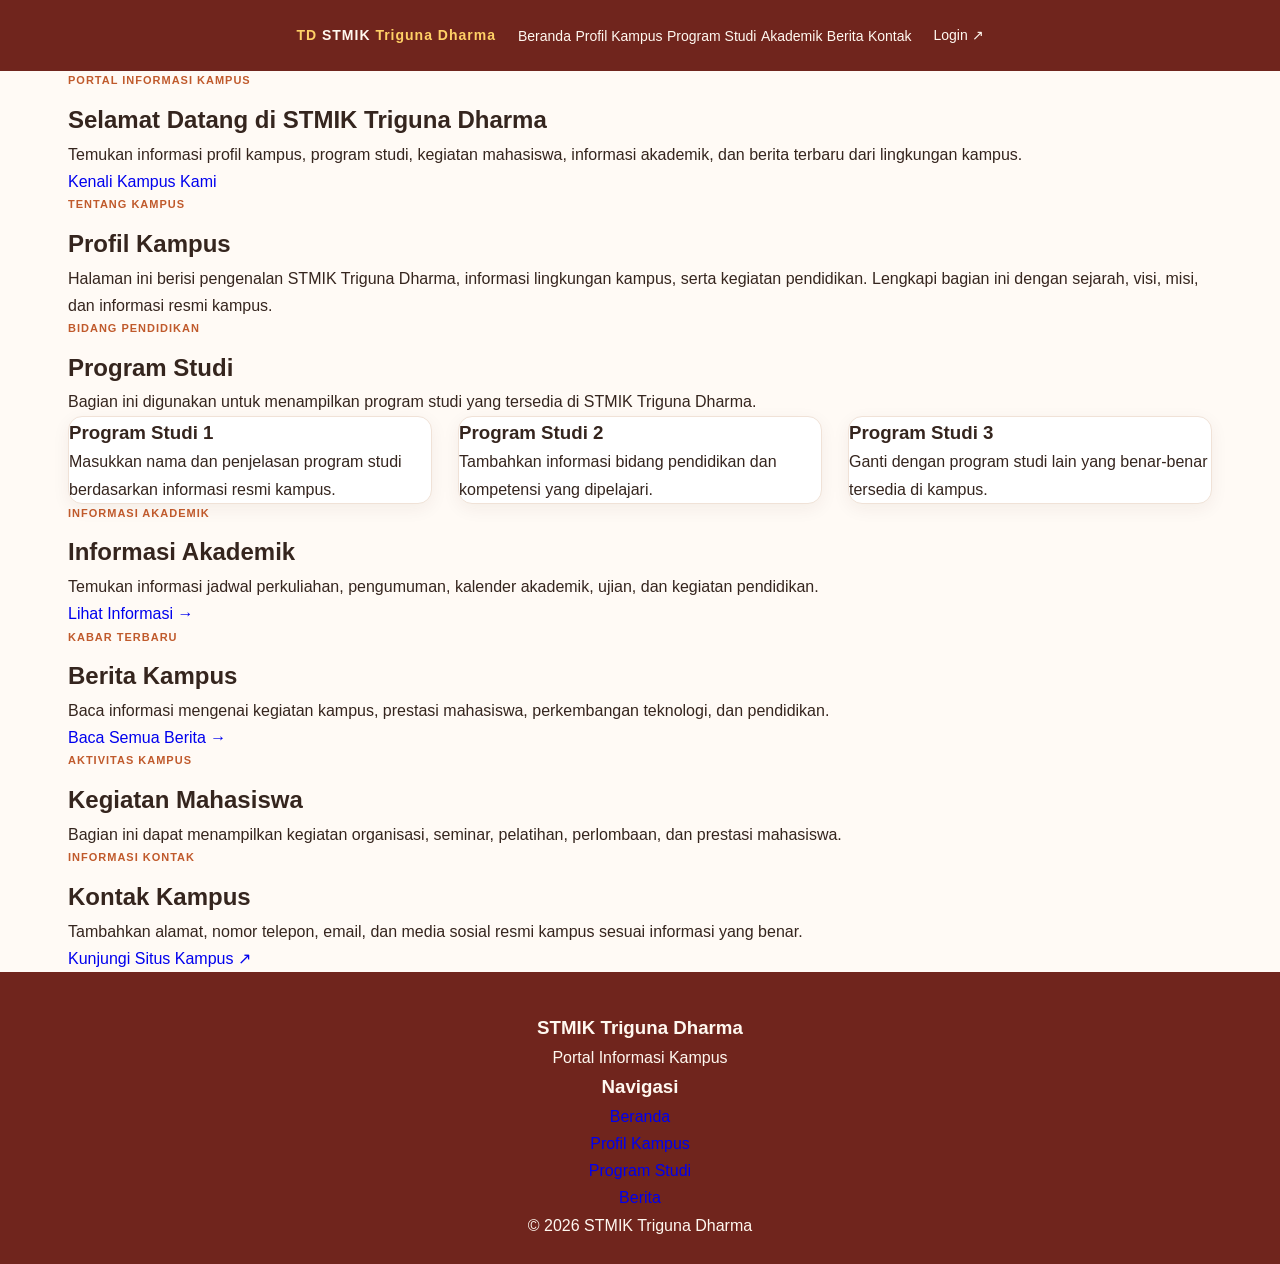
<file: index.html>
<!DOCTYPE html>
<html lang="id">
<head>
    <meta charset="UTF-8">
    <meta name="viewport" content="width=device-width, initial-scale=1.0">

    <title>STMIK Triguna Dharma - Portal Kampus</title>

    <link rel="stylesheet" href="style.css">
</head>
<body>

    <!-- HEADER DAN NAVIGASI -->
    <header class="header">
        <div class="container navbar">

            <!-- LOGO KAMPUS -->
            <a href="index.html" class="logo">
                <span class="logo-icon">TD</span>
                STMIK <span>Triguna Dharma</span>
            </a>

            <!-- MENU NAVIGASI DILETAKKAN DI SINI -->
            <nav>
                <a href="index.html">Beranda</a>
                <a href="#profil">Profil Kampus</a>
                <a href="#program">Program Studi</a>
                <a href="#akademik">Akademik</a>
                <a href="berita.html">Berita</a>
                <a href="#kontak">Kontak</a>
            </nav>

            <!-- TOMBOL LOGIN -->
            <a href="login.html" class="btn-login">Login ↗</a>

        </div>
    </header>

    <!-- ISI WEBSITE -->
    <main>

        <!-- BERANDA -->
        <section class="container hero" id="beranda">
            <p class="category">PORTAL INFORMASI KAMPUS</p>

            <h1>Selamat Datang di STMIK Triguna Dharma</h1>

            <p>
                Temukan informasi profil kampus, program studi,
                kegiatan mahasiswa, informasi akademik, dan
                berita terbaru dari lingkungan kampus.
            </p>

            <a href="#profil" class="btn-login">
                Kenali Kampus Kami
            </a>
        </section>

        <!-- PROFIL KAMPUS -->
        <section class="container info-section" id="profil">
            <p class="category">TENTANG KAMPUS</p>

            <h2>Profil Kampus</h2>

            <p>
                Halaman ini berisi pengenalan STMIK Triguna Dharma,
                informasi lingkungan kampus, serta kegiatan pendidikan.
                Lengkapi bagian ini dengan sejarah, visi, misi, dan
                informasi resmi kampus.
            </p>
        </section>

        <!-- PROGRAM STUDI -->
        <section class="container info-section" id="program">
            <p class="category">BIDANG PENDIDIKAN</p>

            <h2>Program Studi</h2>

            <p>
                Bagian ini digunakan untuk menampilkan program studi
                yang tersedia di STMIK Triguna Dharma.
            </p>

            <div class="news-grid">

                <article class="news-card">
                    <div class="news-content">
                        <h3>Program Studi 1</h3>
                        <p>
                            Masukkan nama dan penjelasan program studi
                            berdasarkan informasi resmi kampus.
                        </p>
                    </div>
                </article>

                <article class="news-card">
                    <div class="news-content">
                        <h3>Program Studi 2</h3>
                        <p>
                            Tambahkan informasi bidang pendidikan
                            dan kompetensi yang dipelajari.
                        </p>
                    </div>
                </article>

                <article class="news-card">
                    <div class="news-content">
                        <h3>Program Studi 3</h3>
                        <p>
                            Ganti dengan program studi lain yang
                            benar-benar tersedia di kampus.
                        </p>
                    </div>
                </article>

            </div>
        </section>

        <!-- AKADEMIK -->
        <section class="container info-section" id="akademik">
            <p class="category">INFORMASI AKADEMIK</p>

            <h2>Informasi Akademik</h2>

            <p>
                Temukan informasi jadwal perkuliahan, pengumuman,
                kalender akademik, ujian, dan kegiatan pendidikan.
            </p>

            <a href="berita.html" class="btn-login">
                Lihat Informasi →
            </a>
        </section>

        <!-- BERITA -->
        <section class="container info-section" id="berita">
            <p class="category">KABAR TERBARU</p>

            <h2>Berita Kampus</h2>

            <p>
                Baca informasi mengenai kegiatan kampus, prestasi
                mahasiswa, perkembangan teknologi, dan pendidikan.
            </p>

            <a href="berita.html" class="btn-login">
                Baca Semua Berita →
            </a>
        </section>

        <!-- KEGIATAN MAHASISWA -->
        <section class="container info-section" id="mahasiswa">
            <p class="category">AKTIVITAS KAMPUS</p>

            <h2>Kegiatan Mahasiswa</h2>

            <p>
                Bagian ini dapat menampilkan kegiatan organisasi,
                seminar, pelatihan, perlombaan, dan prestasi mahasiswa.
            </p>
        </section>

        <!-- KONTAK -->
        <section class="container info-section" id="kontak">
            <p class="category">INFORMASI KONTAK</p>

            <h2>Kontak Kampus</h2>

            <p>
                Tambahkan alamat, nomor telepon, email, dan media
                sosial resmi kampus sesuai informasi yang benar.
            </p>

            <a href="https://trigunadharma.ac.id/"
               target="_blank"
               rel="noopener noreferrer"
               class="btn-login">
                Kunjungi Situs Kampus ↗
            </a>
        </section>

    </main>

    <!-- FOOTER -->
    <footer class="footer">
        <div class="container footer-content">

            <div>
                <h3>STMIK Triguna Dharma</h3>
                <p>Portal Informasi Kampus</p>
            </div>

            <div>
                <h3>Navigasi</h3>
                <p><a href="index.html">Beranda</a></p>
                <p><a href="#profil">Profil Kampus</a></p>
                <p><a href="#program">Program Studi</a></p>
                <p><a href="berita.html">Berita</a></p>
            </div>

        </div>

        <div class="copyright">
            <p>&copy; 2026 STMIK Triguna Dharma</p>
        </div>
    </footer>

</body>
</html>
</file>
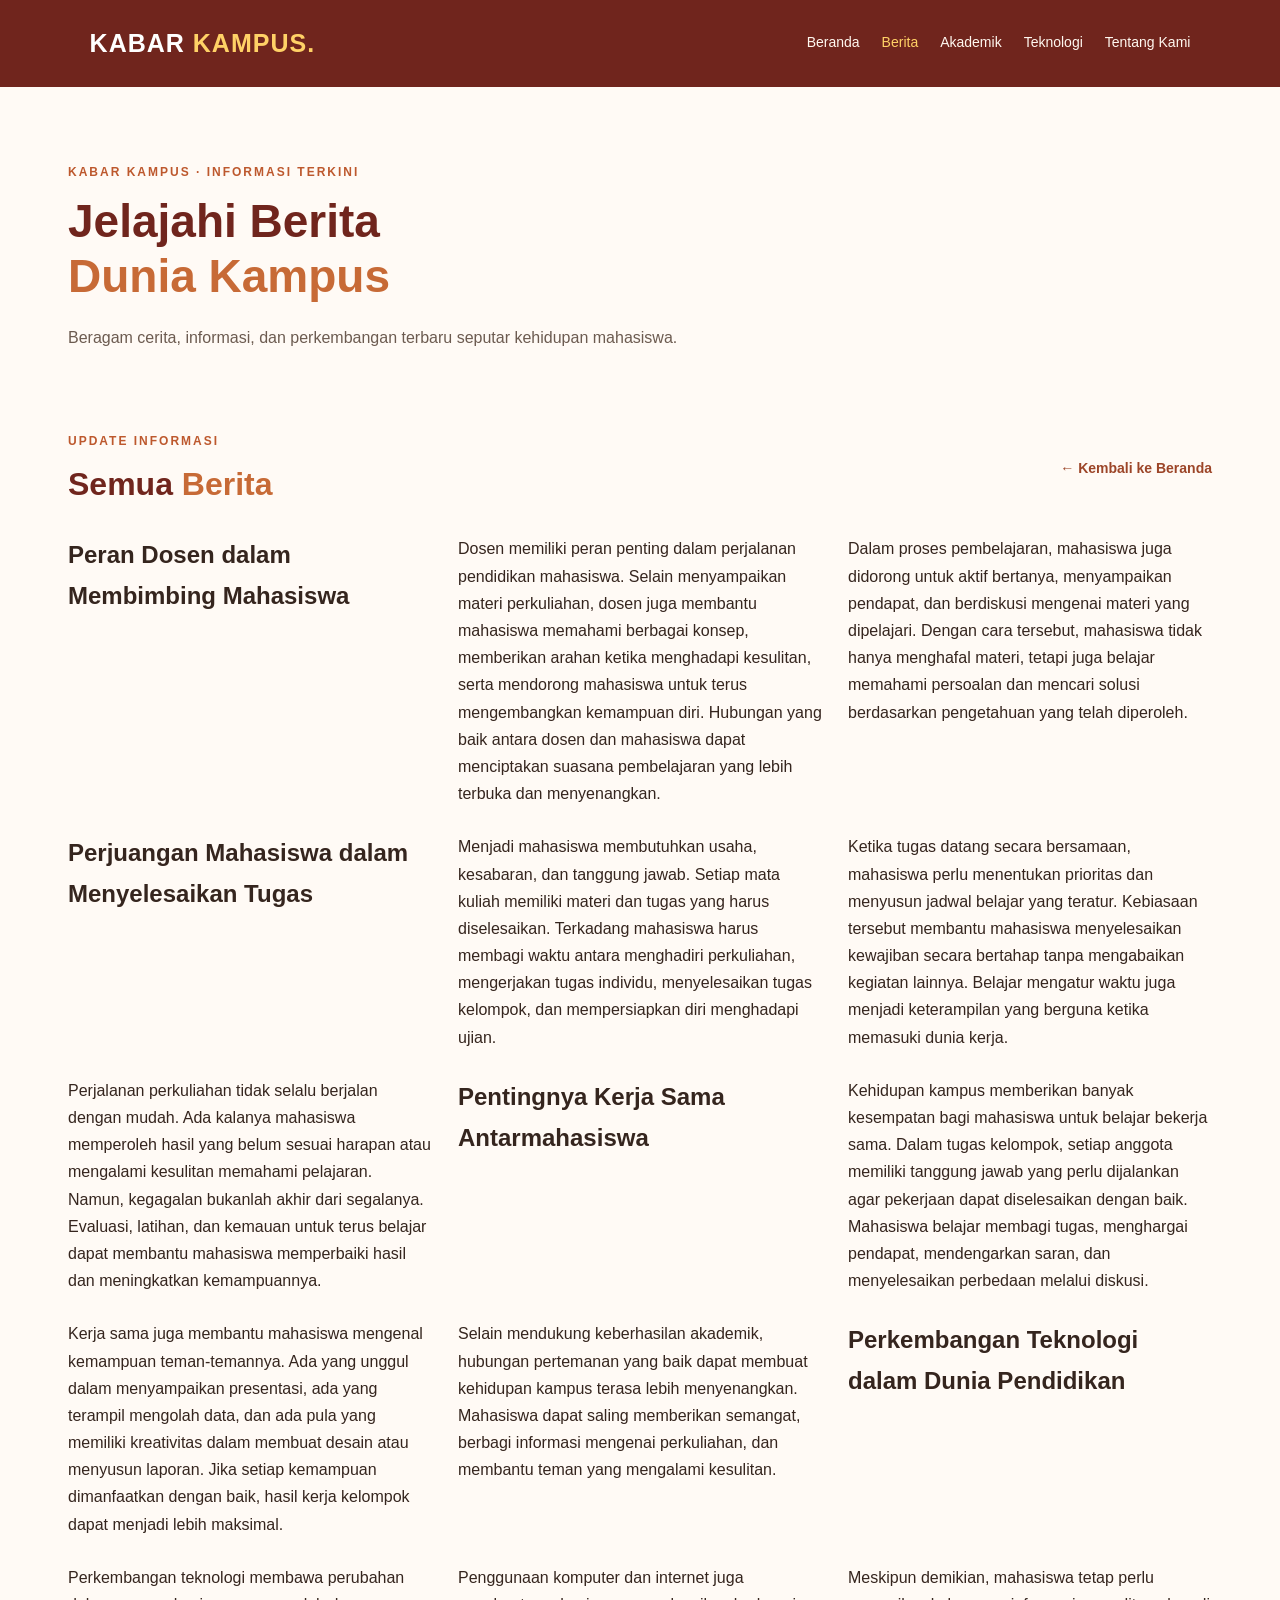
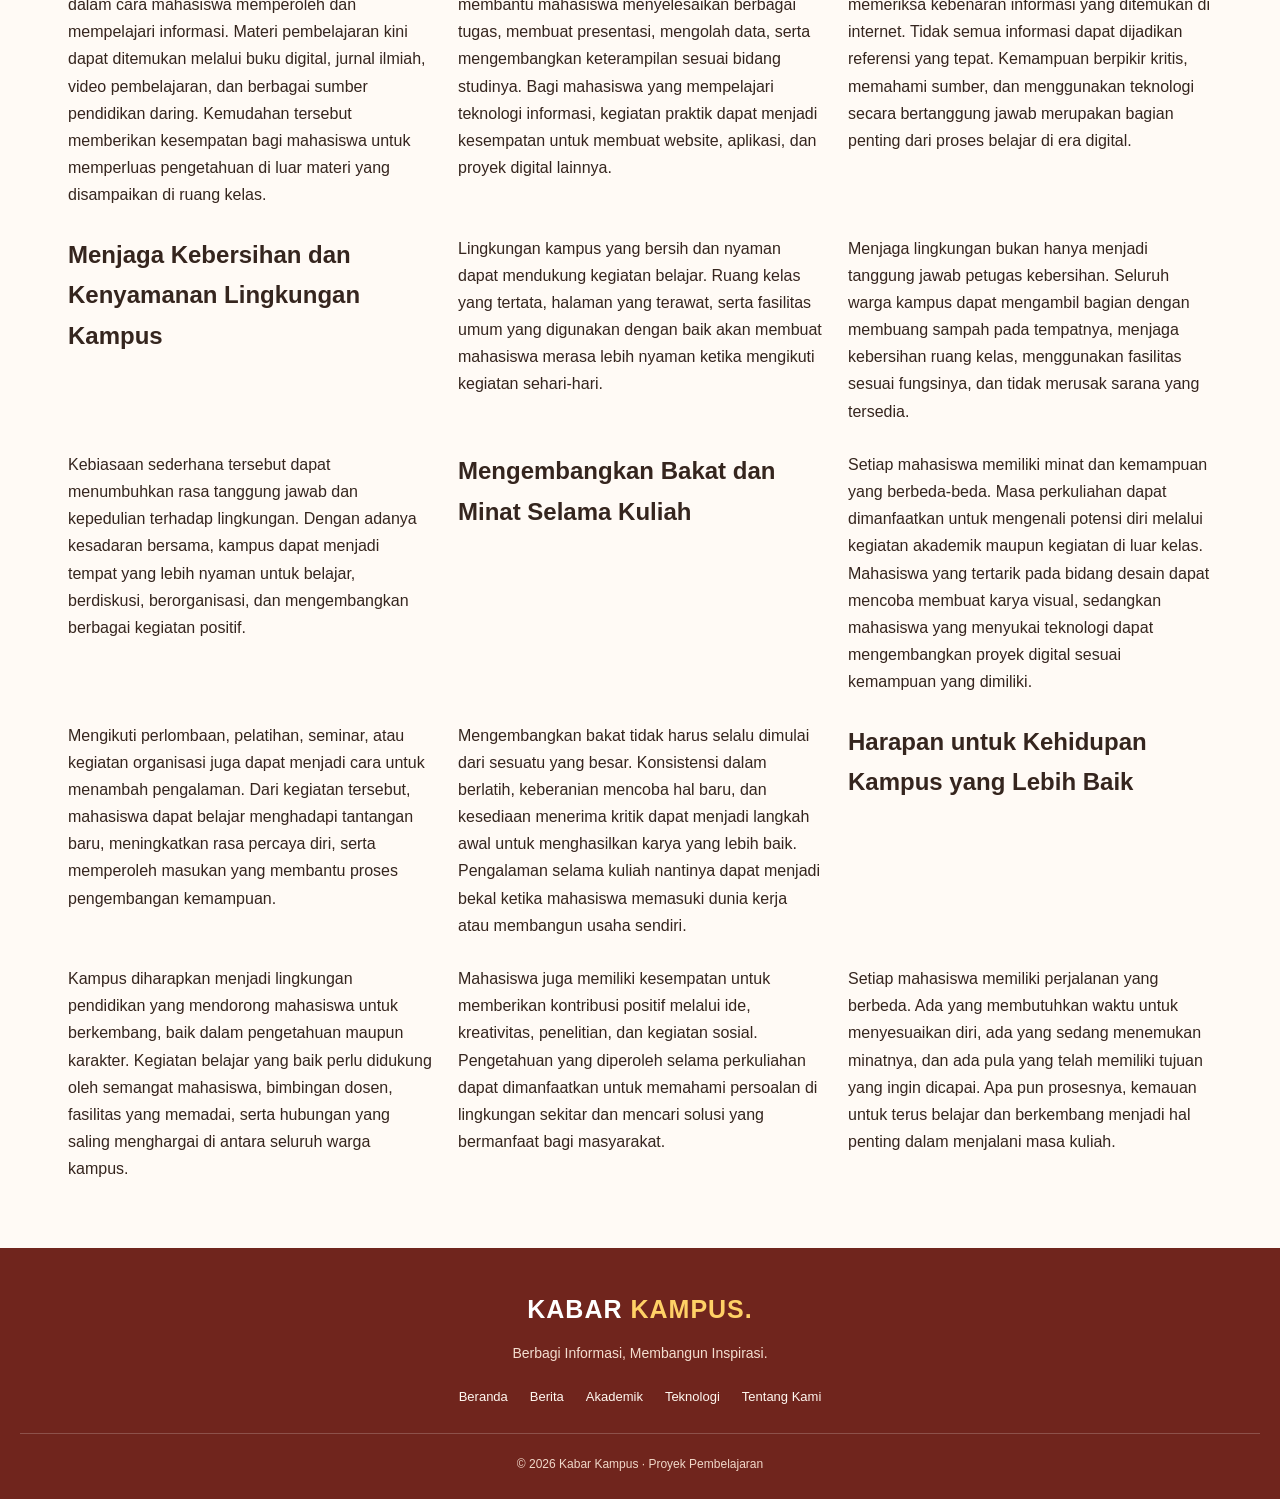
<file: berita.html>
<!DOCTYPE html>
<html lang="id">
<head>
    <meta charset="UTF-8">
    <meta name="viewport" content="width=device-width, initial-scale=1.0">
    <title>Berita Kampus STMIK TRIGUNA DHARMA - Kabar Kampus STMIK TRIGUNA DHARMA</title>
    <link rel="stylesheet" href="style.css">
</head>
<body>

<header class="header">
    <a href="index.html" class="logo">KABAR <span>KAMPUS.</span></a>

    <nav class="navbar">
        <a href="index.html">Beranda</a>
        <a class="active" href="berita.html">Berita</a>
        <a href="index.html#akademik">Akademik</a>
        <a href="index.html#teknologi">Teknologi</a>
        <a href="index.html#tentang">Tentang Kami</a>
    </nav>
</header>

<main class="container">
    <section class="intro">
        <p class="label">KABAR KAMPUS  · INFORMASI TERKINI</p>
        <h1>Jelajahi Berita<br><span>Dunia Kampus</span></h1>
        <p>Beragam cerita, informasi, dan perkembangan
        terbaru seputar kehidupan mahasiswa.</p>
    </section>

    <section class="news-section">
        <div class="section-title">
            <div>
                <p class="label">UPDATE INFORMASI</p>
                <h2>Semua <span>Berita</span></h2>
            </div>
            <a href="index.html" class="more">← Kembali ke Beranda</a>
        </div>

        <div class="news-grid">

            
<h2>Peran Dosen dalam Membimbing Mahasiswa</h2>

<p>
    Dosen memiliki peran penting dalam perjalanan pendidikan mahasiswa.
    Selain menyampaikan materi perkuliahan, dosen juga membantu mahasiswa
    memahami berbagai konsep, memberikan arahan ketika menghadapi kesulitan,
    serta mendorong mahasiswa untuk terus mengembangkan kemampuan diri.
    Hubungan yang baik antara dosen dan mahasiswa dapat menciptakan
    suasana pembelajaran yang lebih terbuka dan menyenangkan.
</p>

<p>
    Dalam proses pembelajaran, mahasiswa juga didorong untuk aktif bertanya,
    menyampaikan pendapat, dan berdiskusi mengenai materi yang dipelajari.
    Dengan cara tersebut, mahasiswa tidak hanya menghafal materi, tetapi
    juga belajar memahami persoalan dan mencari solusi berdasarkan
    pengetahuan yang telah diperoleh.
</p>

<h2>Perjuangan Mahasiswa dalam Menyelesaikan Tugas</h2>

<p>
    Menjadi mahasiswa membutuhkan usaha, kesabaran, dan tanggung jawab.
    Setiap mata kuliah memiliki materi dan tugas yang harus diselesaikan.
    Terkadang mahasiswa harus membagi waktu antara menghadiri perkuliahan,
    mengerjakan tugas individu, menyelesaikan tugas kelompok, dan
    mempersiapkan diri menghadapi ujian.
</p>

<p>
    Ketika tugas datang secara bersamaan, mahasiswa perlu menentukan
    prioritas dan menyusun jadwal belajar yang teratur. Kebiasaan tersebut
    membantu mahasiswa menyelesaikan kewajiban secara bertahap tanpa
    mengabaikan kegiatan lainnya. Belajar mengatur waktu juga menjadi
    keterampilan yang berguna ketika memasuki dunia kerja.
</p>

<p>
    Perjalanan perkuliahan tidak selalu berjalan dengan mudah. Ada kalanya
    mahasiswa memperoleh hasil yang belum sesuai harapan atau mengalami
    kesulitan memahami pelajaran. Namun, kegagalan bukanlah akhir dari
    segalanya. Evaluasi, latihan, dan kemauan untuk terus belajar dapat
    membantu mahasiswa memperbaiki hasil dan meningkatkan kemampuannya.
</p>

<h2>Pentingnya Kerja Sama Antarmahasiswa</h2>

<p>
    Kehidupan kampus memberikan banyak kesempatan bagi mahasiswa untuk
    belajar bekerja sama. Dalam tugas kelompok, setiap anggota memiliki
    tanggung jawab yang perlu dijalankan agar pekerjaan dapat diselesaikan
    dengan baik. Mahasiswa belajar membagi tugas, menghargai pendapat,
    mendengarkan saran, dan menyelesaikan perbedaan melalui diskusi.
</p>

<p>
    Kerja sama juga membantu mahasiswa mengenal kemampuan teman-temannya.
    Ada yang unggul dalam menyampaikan presentasi, ada yang terampil
    mengolah data, dan ada pula yang memiliki kreativitas dalam membuat
    desain atau menyusun laporan. Jika setiap kemampuan dimanfaatkan
    dengan baik, hasil kerja kelompok dapat menjadi lebih maksimal.
</p>

<p>
    Selain mendukung keberhasilan akademik, hubungan pertemanan yang baik
    dapat membuat kehidupan kampus terasa lebih menyenangkan. Mahasiswa
    dapat saling memberikan semangat, berbagi informasi mengenai
    perkuliahan, dan membantu teman yang mengalami kesulitan.
</p>

<h2>Perkembangan Teknologi dalam Dunia Pendidikan</h2>

<p>
    Perkembangan teknologi membawa perubahan dalam cara mahasiswa
    memperoleh dan mempelajari informasi. Materi pembelajaran kini dapat
    ditemukan melalui buku digital, jurnal ilmiah, video pembelajaran,
    dan berbagai sumber pendidikan daring. Kemudahan tersebut memberikan
    kesempatan bagi mahasiswa untuk memperluas pengetahuan di luar
    materi yang disampaikan di ruang kelas.
</p>

<p>
    Penggunaan komputer dan internet juga membantu mahasiswa menyelesaikan
    berbagai tugas, membuat presentasi, mengolah data, serta mengembangkan
    keterampilan sesuai bidang studinya. Bagi mahasiswa yang mempelajari
    teknologi informasi, kegiatan praktik dapat menjadi kesempatan untuk
    membuat website, aplikasi, dan proyek digital lainnya.
</p>

<p>
    Meskipun demikian, mahasiswa tetap perlu memeriksa kebenaran informasi
    yang ditemukan di internet. Tidak semua informasi dapat dijadikan
    referensi yang tepat. Kemampuan berpikir kritis, memahami sumber,
    dan menggunakan teknologi secara bertanggung jawab merupakan bagian
    penting dari proses belajar di era digital.
</p>

<h2>Menjaga Kebersihan dan Kenyamanan Lingkungan Kampus</h2>

<p>
    Lingkungan kampus yang bersih dan nyaman dapat mendukung kegiatan
    belajar. Ruang kelas yang tertata, halaman yang terawat, serta
    fasilitas umum yang digunakan dengan baik akan membuat mahasiswa
    merasa lebih nyaman ketika mengikuti kegiatan sehari-hari.
</p>

<p>
    Menjaga lingkungan bukan hanya menjadi tanggung jawab petugas
    kebersihan. Seluruh warga kampus dapat mengambil bagian dengan
    membuang sampah pada tempatnya, menjaga kebersihan ruang kelas,
    menggunakan fasilitas sesuai fungsinya, dan tidak merusak
    sarana yang tersedia.
</p>

<p>
    Kebiasaan sederhana tersebut dapat menumbuhkan rasa tanggung jawab
    dan kepedulian terhadap lingkungan. Dengan adanya kesadaran bersama,
    kampus dapat menjadi tempat yang lebih nyaman untuk belajar,
    berdiskusi, berorganisasi, dan mengembangkan berbagai kegiatan positif.
</p>

<h2>Mengembangkan Bakat dan Minat Selama Kuliah</h2>

<p>
    Setiap mahasiswa memiliki minat dan kemampuan yang berbeda-beda.
    Masa perkuliahan dapat dimanfaatkan untuk mengenali potensi diri
    melalui kegiatan akademik maupun kegiatan di luar kelas. Mahasiswa
    yang tertarik pada bidang desain dapat mencoba membuat karya visual,
    sedangkan mahasiswa yang menyukai teknologi dapat mengembangkan
    proyek digital sesuai kemampuan yang dimiliki.
</p>

<p>
    Mengikuti perlombaan, pelatihan, seminar, atau kegiatan organisasi
    juga dapat menjadi cara untuk menambah pengalaman. Dari kegiatan
    tersebut, mahasiswa dapat belajar menghadapi tantangan baru,
    meningkatkan rasa percaya diri, serta memperoleh masukan yang
    membantu proses pengembangan kemampuan.
</p>

<p>
    Mengembangkan bakat tidak harus selalu dimulai dari sesuatu yang
    besar. Konsistensi dalam berlatih, keberanian mencoba hal baru,
    dan kesediaan menerima kritik dapat menjadi langkah awal untuk
    menghasilkan karya yang lebih baik. Pengalaman selama kuliah
    nantinya dapat menjadi bekal ketika mahasiswa memasuki dunia kerja
    atau membangun usaha sendiri.
</p>

<h2>Harapan untuk Kehidupan Kampus yang Lebih Baik</h2>

<p>
    Kampus diharapkan menjadi lingkungan pendidikan yang mendorong
    mahasiswa untuk berkembang, baik dalam pengetahuan maupun karakter.
    Kegiatan belajar yang baik perlu didukung oleh semangat mahasiswa,
    bimbingan dosen, fasilitas yang memadai, serta hubungan yang saling
    menghargai di antara seluruh warga kampus.
</p>

<p>
    Mahasiswa juga memiliki kesempatan untuk memberikan kontribusi
    positif melalui ide, kreativitas, penelitian, dan kegiatan sosial.
    Pengetahuan yang diperoleh selama perkuliahan dapat dimanfaatkan
    untuk memahami persoalan di lingkungan sekitar dan mencari
    solusi yang bermanfaat bagi masyarakat.
</p>

<p>
    Setiap mahasiswa memiliki perjalanan yang berbeda. Ada yang
    membutuhkan waktu untuk menyesuaikan diri, ada yang sedang
    menemukan minatnya, dan ada pula yang telah memiliki tujuan
    yang ingin dicapai. Apa pun prosesnya, kemauan untuk terus belajar
    dan berkembang menjadi hal penting dalam menjalani masa kuliah.
</p>

        </div>
    </section>
</main>

<footer class="footer">
    <a href="index.html" class="logo">KABAR <span>KAMPUS.</span></a>
    <p>Berbagi Informasi, Membangun Inspirasi.</p>

    <div class="footer-menu">
        <a href="index.html">Beranda</a>
        <a href="berita.html">Berita</a>
        <a href="index.html#akademik">Akademik</a>
        <a href="index.html#teknologi">Teknologi</a>
        <a href="index.html#tentang">Tentang Kami</a>
    </div>

    <small>© 2026 Kabar Kampus · Proyek Pembelajaran</small>
</footer>

</body>
</html>
</file>
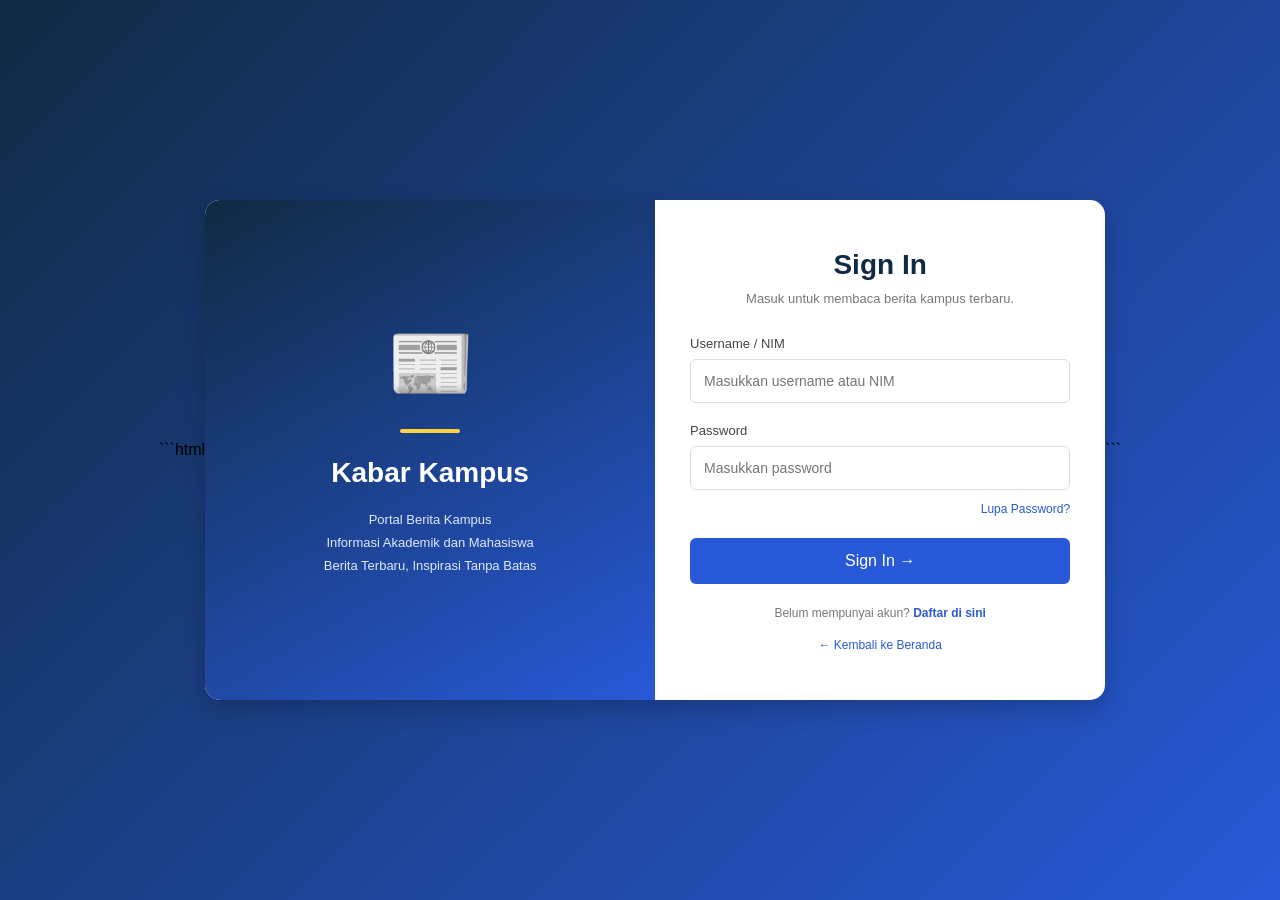
<file: login.html>
```html
<!DOCTYPE html>
<html lang="id">
<head>
    <meta charset="UTF-8">
    <meta name="viewport" content="width=device-width, initial-scale=1.0">
    <title>Login Portal Berita Kampus</title>

    <style>
        * {
            margin: 0;
            padding: 0;
            box-sizing: border-box;
            font-family: Arial, sans-serif;
        }

        body {
            min-height: 100vh;
            display: flex;
            justify-content: center;
            align-items: center;
            background: linear-gradient(135deg, #102a43, #2859d8);
            padding: 20px;
        }

        .container {
            width: 900px;
            min-height: 500px;
            display: flex;
            background: white;
            border-radius: 15px;
            overflow: hidden;
            box-shadow: 0 10px 25px #0003;
        }

        /* BAGIAN KIRI */
        .kiri {
            width: 50%;
            background: linear-gradient(150deg, #102a43, #2859d8);
            color: white;
            display: flex;
            flex-direction: column;
            justify-content: center;
            align-items: center;
            text-align: center;
            padding: 30px;
        }

        .logo {
            font-size: 70px;
            color: #ffd43b;
            margin-bottom: 25px;
        }

        .kiri h1 {
            font-size: 28px;
            line-height: 1.4;
            margin-bottom: 15px;
        }

        .kiri p {
            font-size: 13px;
            line-height: 1.8;
            color: #e0eaff;
        }

        .garis {
            width: 60px;
            height: 4px;
            background: #ffd43b;
            border-radius: 5px;
            margin-bottom: 20px;
        }

        /* BAGIAN KANAN */
        .kanan {
            width: 50%;
            padding: 45px 35px;
            display: flex;
            flex-direction: column;
            justify-content: center;
        }

        .kanan h2 {
            text-align: center;
            margin-bottom: 10px;
            color: #102a43;
            font-size: 28px;
        }

        .deskripsi {
            text-align: center;
            font-size: 13px;
            color: #777;
            margin-bottom: 30px;
        }

        label {
            display: block;
            margin-bottom: 8px;
            font-size: 13px;
            color: #444;
        }

        input {
            width: 100%;
            padding: 13px;
            margin-bottom: 20px;
            border: 1px solid #ddd;
            border-radius: 6px;
            outline: none;
            font-size: 14px;
        }

        input:focus {
            border-color: #2859d8;
        }

        .lupa {
            text-align: right;
            margin-top: -8px;
            margin-bottom: 22px;
        }

        .lupa a {
            text-decoration: none;
            color: #2859d8;
            font-size: 12px;
        }

        button {
            width: 100%;
            padding: 14px;
            background: #2859d8;
            color: white;
            border: none;
            border-radius: 6px;
            font-size: 16px;
            cursor: pointer;
            transition: 0.3s;
        }

        button:hover {
            background: #102a43;
        }

        .daftar {
            text-align: center;
            margin-top: 22px;
            font-size: 12px;
            color: #777;
        }

        .daftar a {
            color: #2859d8;
            text-decoration: none;
            font-weight: bold;
        }

        .kembali {
            text-align: center;
            margin-top: 18px;
        }

        .kembali a {
            color: #2859d8;
            text-decoration: none;
            font-size: 12px;
        }

        /* TAMPILAN HP */
        @media (max-width: 650px) {
            .container {
                flex-direction: column;
            }

            .kiri, .kanan {
                width: 100%;
            }

            .kiri {
                min-height: 250px;
            }

            .kiri h1 {
                font-size: 23px;
            }

            .logo {
                font-size: 50px;
                margin-bottom: 15px;
            }

            .kanan {
                padding: 30px 25px;
            }
        }
    </style>
</head>

<body>

    <div class="container">

        <!-- BAGIAN IDENTITAS PORTAL -->
        <div class="kiri">

            <div class="logo">📰</div>

            <div class="garis"></div>

            <h1>Kabar Kampus</h1>

            <p>
                Portal Berita Kampus<br>
                Informasi Akademik dan Mahasiswa<br>
                Berita Terbaru, Inspirasi Tanpa Batas
            </p>

        </div>

        <!-- BAGIAN FORM LOGIN -->
        <div class="kanan">

            <h2>Sign In</h2>

            <p class="deskripsi">
                Masuk untuk membaca berita kampus terbaru.
            </p>

            <form onsubmit="login(event)">

                <label for="username">Username / NIM</label>

                <input
                    type="text"
                    id="username"
                    placeholder="Masukkan username atau NIM"
                    required
                >

                <label for="password">Password</label>

                <input
                    type="password"
                    id="password"
                    placeholder="Masukkan password"
                    required
                >

                <div class="lupa">
                    <a href="#" onclick="lupaPassword(event)">
                        Lupa Password?
                    </a>
                </div>

                <button type="submit">Sign In →</button>

            </form>

            <p class="daftar">
                Belum mempunyai akun?
                <a href="#" onclick="daftarAkun(event)">Daftar di sini</a>
            </p>

            <div class="kembali">
                <a href="index.html">← Kembali ke Beranda</a>
            </div>

        </div>

    </div>

    <script>
        function login(event) {
            event.preventDefault();

            const username =
                document.getElementById("username").value.trim();

            const password =
                document.getElementById("password").value;

            if (username !== "" && password !== "") {
                alert("Selamat datang di Portal Berita Kampus!");

                // Arahkan ke halaman utama portal berita
                window.location.href = "index.html";
            }
        }

        function lupaPassword(event) {
            event.preventDefault();

            alert(
                "Untuk bantuan password, silakan hubungi pengelola portal."
            );
        }

        function daftarAkun(event) {
            event.preventDefault();

            alert(
                "Fitur pendaftaran akun belum tersedia pada versi demo."
            );
        }
    </script>

</body>
</html>
```
</file>
<file: style.css>
/* =========================
   1. PENGATURAN DASAR
========================= */
* {
    margin: 0;
    padding: 0;
    box-sizing: border-box;
    font-family: Arial, sans-serif;
}

html {
    scroll-behavior: smooth;
}

body {
    background: #fffaf5;
    color: #35251e;
    line-height: 1.7;
}

a {
    text-decoration: none;
}


/* =========================
   2. HEADER DAN NAVBAR
========================= */
.header {
    background: #70251d;
    color: white;
    padding: 22px 7%;
    display: flex;
    justify-content: space-between;
    align-items: center;
    flex-wrap: wrap;
    gap: 18px;
}

.logo {
    color: white;
    font-size: 25px;
    font-weight: 800;
    letter-spacing: 1px;
}

.logo span {
    color: #ffd166;
}

.navbar {
    display: flex;
    align-items: center;
    flex-wrap: wrap;
    gap: 22px;
}

.navbar a {
    color: #fff8f0;
    font-size: 14px;
    transition: color 0.3s;
}

.navbar a:hover,
.navbar a.active {
    color: #ffd166;
}


/* =========================
   3. CONTAINER UTAMA
========================= */
.container {
    max-width: 1200px;
    margin: auto;
    padding: 0 28px;
}


/* =========================
   4. INTRO / HERO
========================= */
.intro {
    padding: 75px 0 55px;
    max-width: 760px;
}

.label {
    color: #bd582d;
    font-size: 12px;
    font-weight: bold;
    letter-spacing: 2px;
    margin-bottom: 12px;
}

.intro h1 {
    color: #70251d;
    font-size: 46px;
    line-height: 1.2;
    margin-bottom: 20px;
}

.intro h1 span,
.section-title h2 span {
    color: #c76a36;
}

.intro > p:last-child {
    color: #6c5b50;
    max-width: 650px;
    font-size: 16px;
}


/* =========================
   5. BAGIAN BERITA
========================= */
.news-section {
    padding: 25px 0 65px;
}

.section-title {
    display: flex;
    justify-content: space-between;
    align-items: center;
    gap: 20px;
    margin-bottom: 30px;
}

.section-title h2 {
    color: #70251d;
    font-size: 32px;
    line-height: 1.3;
}

.more {
    color: #9c4528;
    font-size: 14px;
    font-weight: bold;
}

.more:hover {
    color: #70251d;
}


/* =========================
   6. GRID KARTU BERITA
========================= */
.news-grid {
    display: grid;
    grid-template-columns: repeat(3, minmax(0, 1fr));
    gap: 26px;
    align-items: stretch;
}


/* =========================
   7. KARTU BERITA
========================= */
.news-card {
    background: #ffffff;
    border: 1px solid #f0e2d7;
    border-radius: 14px;
    overflow: hidden;
    display: flex;
    flex-direction: column;
    box-shadow: 0 5px 18px rgba(76, 39, 22, 0.06);
    transition: transform 0.3s, box-shadow 0.3s;
}

.news-card:hover {
    transform: translateY(-5px);
    box-shadow: 0 12px 26px rgba(76, 39, 22, 0.12);
}


/* =========================
   8. GAMBAR BERITA
========================= */
.news-card img {
    display: block;
    width: 100%;
    height: 220px;
    object-fit: cover;
    background: #f0e2d7;
}


/* =========================
   9. ISI KARTU
========================= */
.card-body {
    padding: 22px;
    display: flex;
    flex-direction: column;
    flex: 1;
}

.category {
    color: #c05a2c;
    font-size: 11px;
    font-weight: bold;
    letter-spacing: 1px;
    margin-bottom: 10px;
}

.card-body h2 {
    color: #70251d;
    font-size: 20px;
    line-height: 1.45;
    margin-bottom: 12px;
}

.card-body > p:not(.category) {
    color: #6b5b51;
    font-size: 14px;
    margin-bottom: 20px;
}

.read-more {
    color: #a34425;
    font-size: 13px;
    font-weight: bold;
    margin-top: auto;
    align-self: flex-start;
}

.read-more:hover {
    color: #70251d;
}


/* =========================
   10. BAGIAN HIGHLIGHT
========================= */
.highlight {
    background: #f4e4d3;
    border-radius: 16px;
    padding: 35px;
    margin: 0 0 70px;
    display: flex;
    justify-content: space-between;
    align-items: center;
    gap: 25px;
}

.highlight h2 {
    color: #70251d;
    font-size: 27px;
    margin-bottom: 10px;
}

.highlight div > p:last-child {
    color: #6c574a;
    max-width: 650px;
    font-size: 14px;
}

.button {
    display: inline-block;
    flex-shrink: 0;
    background: #a94427;
    color: white;
    padding: 12px 20px;
    border-radius: 7px;
    font-size: 14px;
    font-weight: bold;
    transition: background 0.3s;
}

.button:hover {
    background: #70251d;
}


/* =========================
   11. FOOTER
========================= */
.footer {
    background: #70251d;
    color: #fff8f0;
    text-align: center;
    padding: 40px 20px 25px;
}

.footer .logo {
    display: inline-block;
    margin-bottom: 12px;
}

.footer > p {
    font-size: 14px;
    margin-bottom: 20px;
    color: #f4ded0;
}

.footer-menu {
    display: flex;
    justify-content: center;
    flex-wrap: wrap;
    gap: 22px;
    margin-bottom: 25px;
}

.footer-menu a {
    color: #fff8f0;
    font-size: 13px;
}

.footer-menu a:hover {
    color: #ffd166;
}

.footer small {
    display: block;
    border-top: 1px solid rgba(255, 255, 255, 0.2);
    padding-top: 20px;
    color: #f1d8c9;
    font-size: 12px;
}


/* =========================
   12. RESPONSIVE TABLET
========================= */
@media (max-width: 900px) {
    .header {
        padding: 22px 5%;
    }

    .navbar {
        gap: 14px;
    }

    .news-grid {
        grid-template-columns: repeat(2, minmax(0, 1fr));
    }

    .intro h1 {
        font-size: 40px;
    }

    .highlight {
        align-items: flex-start;
        flex-direction: column;
    }
}


/* =========================
   13. RESPONSIVE HP
========================= */
@media (max-width: 600px) {
    .header {
        flex-direction: column;
        text-align: center;
        padding: 20px 16px;
    }

    .logo {
        font-size: 23px;
    }

    .navbar {
        justify-content: center;
        gap: 12px 16px;
    }

    .navbar a {
        font-size: 12px;
    }

    .container {
        padding: 0 16px;
    }

    .intro {
        padding: 48px 0 35px;
    }

    .intro h1 {
        font-size: 33px;
    }

    .intro > p:last-child {
        font-size: 14px;
    }

    .section-title {
        align-items: flex-start;
        flex-direction: column;
    }

    .section-title h2 {
        font-size: 28px;
    }

    .news-grid {
        grid-template-columns: 1fr;
        gap: 22px;
    }

    .news-card img {
        height: 230px;
    }

    .card-body {
        padding: 20px;
    }

    .card-body h2 {
        font-size: 19px;
    }

    .highlight {
        padding: 25px 20px;
        margin-bottom: 45px;
    }

    .highlight h2 {
        font-size: 23px;
    }

    .footer-menu {
        gap: 14px;
    }
}
</file>
